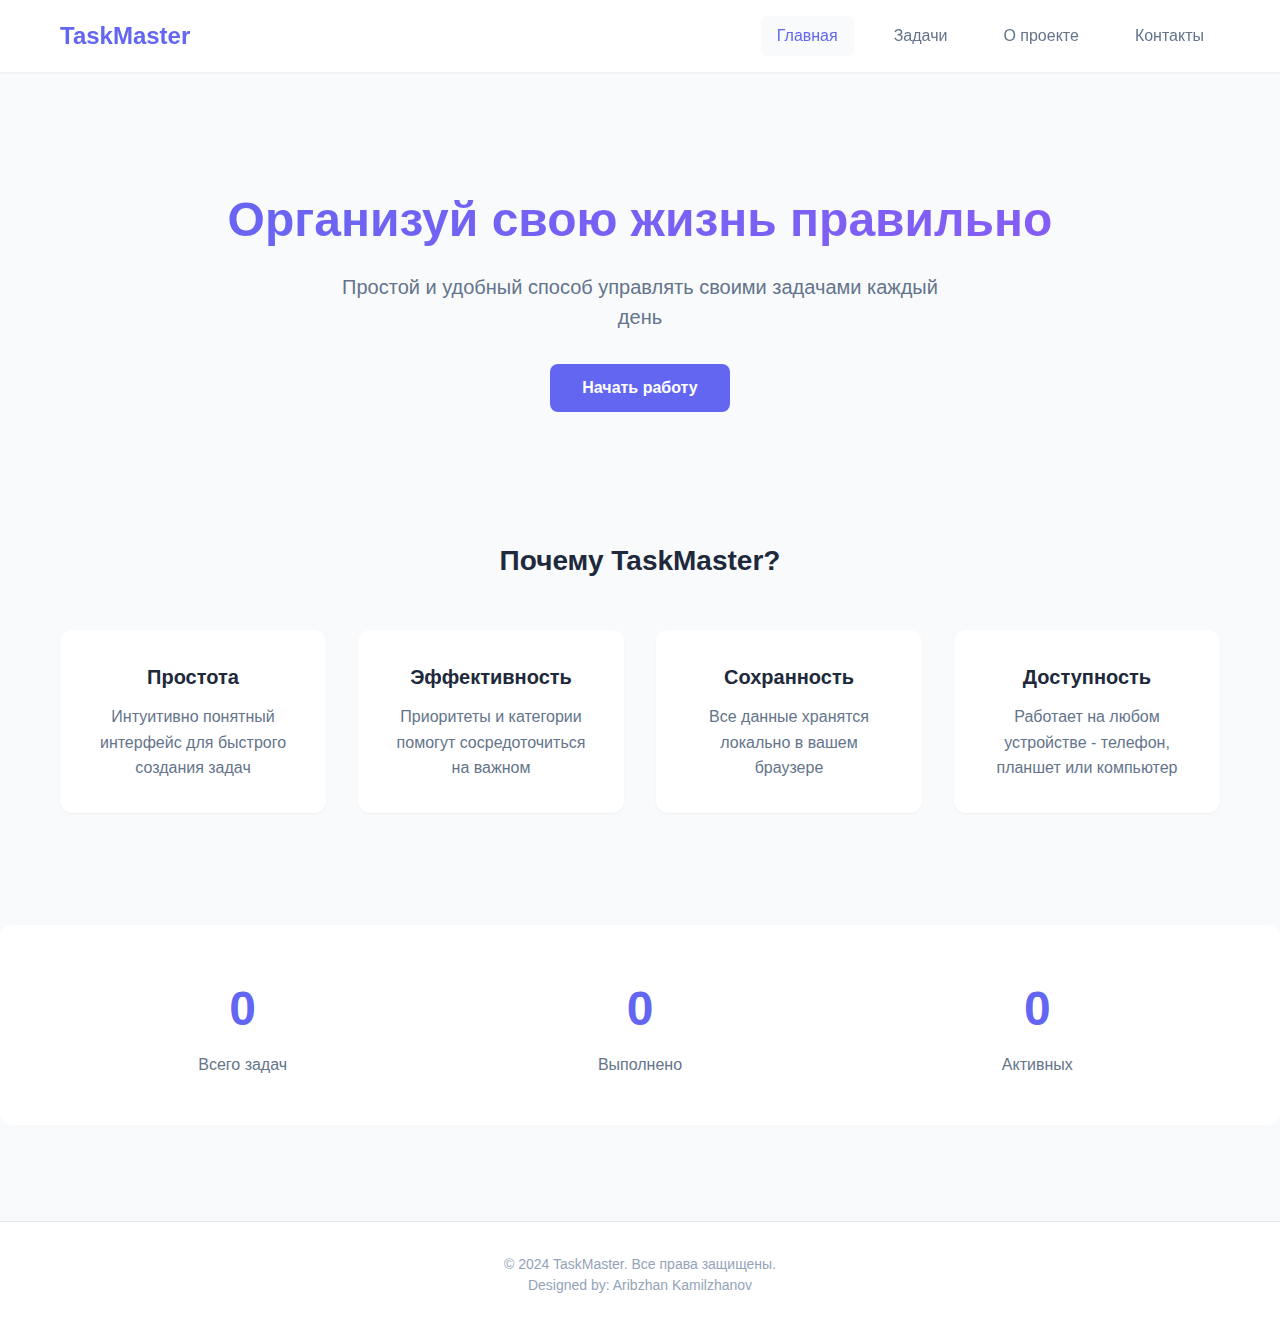
<file: index.html>
<!DOCTYPE html>
<html lang="ru">
<head>
    <meta charset="UTF-8">
    <meta name="viewport" content="width=device-width, initial-scale=1.0">
    <title>TaskMaster - Управляй своими задачами</title>
    <link rel="stylesheet" href="css/reset.css">
    <link rel="stylesheet" href="css/base.css">
    <link rel="stylesheet" href="css/layout.css">
    <link rel="stylesheet" href="css/components.css">
</head>
<body>
    <header class="header">
        <div class="container">
            <div class="header-content">
                <h1 class="logo">TaskMaster</h1>
                <nav class="nav">
                    <a href="index.html" class="nav-link active">Главная</a>
                    <a href="pages/tasks.html" class="nav-link">Задачи</a>
                    <a href="pages/about.html" class="nav-link">О проекте</a>
                    <a href="pages/contacts.html" class="nav-link">Контакты</a>
                </nav>
            </div>
        </div>
    </header>

    <main class="main">
        <section class="hero">
            <div class="container">
                <h2 class="hero-title">Организуй свою жизнь правильно</h2>
                <p class="hero-text">Простой и удобный способ управлять своими задачами каждый день</p>
                <a href="pages/tasks.html" class="btn btn-primary">Начать работу</a>
            </div>
        </section>

        <section class="features">
            <div class="container">
                <h2 class="section-title">Почему TaskMaster?</h2>
                <div class="features-grid">
                    <article class="feature-card">
                        <h3 class="feature-title">Простота</h3>
                        <p class="feature-text">Интуитивно понятный интерфейс для быстрого создания задач</p>
                    </article>
                    <article class="feature-card">
                        <h3 class="feature-title">Эффективность</h3>
                        <p class="feature-text">Приоритеты и категории помогут сосредоточиться на важном</p>
                    </article>
                    <article class="feature-card">
                        <h3 class="feature-title">Сохранность</h3>
                        <p class="feature-text">Все данные хранятся локально в вашем браузере</p>
                    </article>
                    <article class="feature-card">
                        <h3 class="feature-title">Доступность</h3>
                        <p class="feature-text">Работает на любом устройстве - телефон, планшет или компьютер</p>
                    </article>
                </div>
            </div>
        </section>

        <section class="stats">
            <div class="container">
                <div class="stats-grid">
                    <div class="stat-item">
                        <div class="stat-number" id="totalTasks">0</div>
                        <div class="stat-label">Всего задач</div>
                    </div>
                    <div class="stat-item">
                        <div class="stat-number" id="completedTasks">0</div>
                        <div class="stat-label">Выполнено</div>
                    </div>
                    <div class="stat-item">
                        <div class="stat-number" id="activeTasks">0</div>
                        <div class="stat-label">Активных</div>
                    </div>
                </div>
            </div>
        </section>
    </main>

    <footer class="footer">
        <div class="container">
            <p class="footer-text">© 2024 TaskMaster. Все права защищены.</p>
            <p class="footer-text">Designed by: Aribzhan Kamilzhanov</p>
        </div>
    </footer>

    <script src="js/script.js"></script>
</body>
</html>
</file>
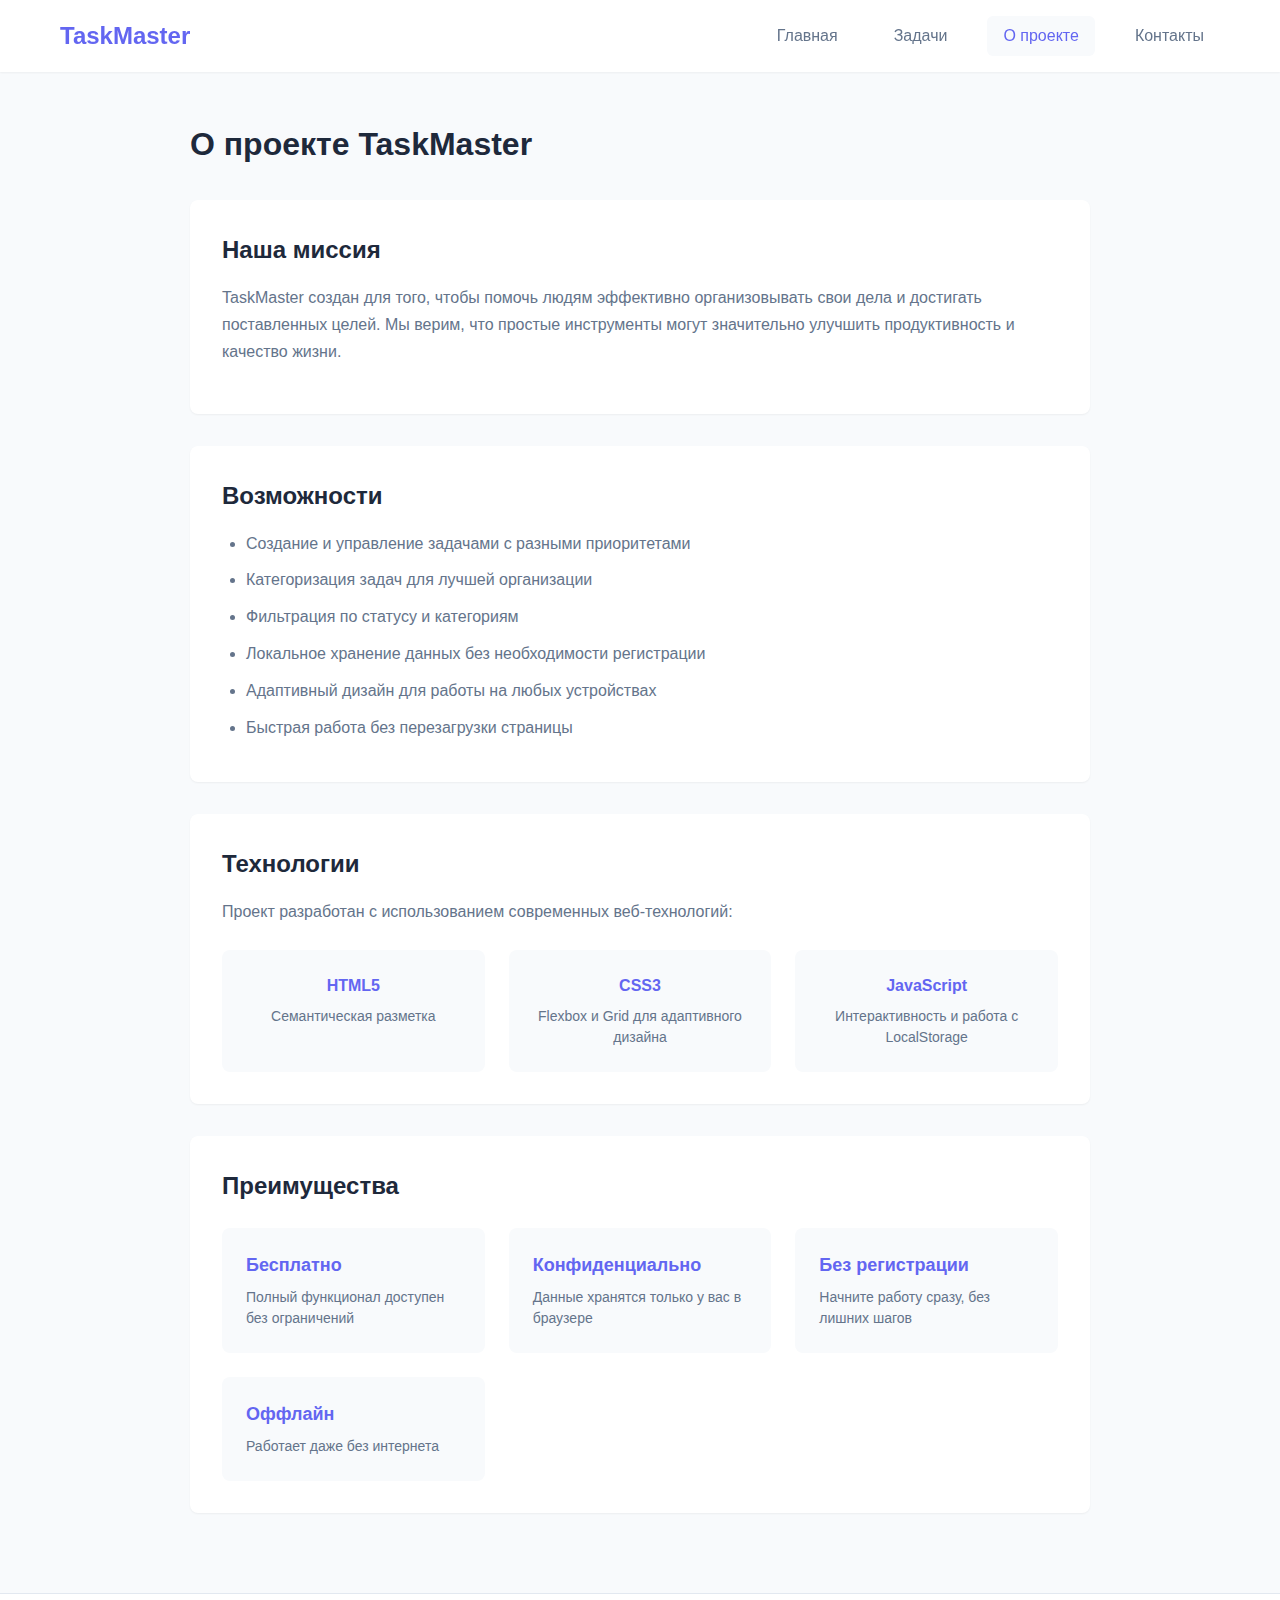
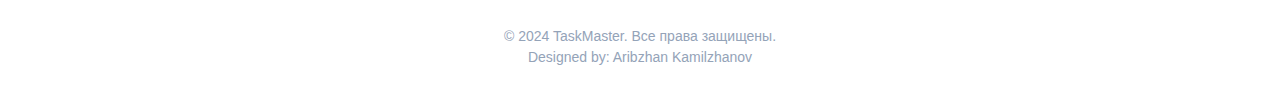
<file: pages/about.html>
<!DOCTYPE html>
<html lang="ru">
<head>
    <meta charset="UTF-8">
    <meta name="viewport" content="width=device-width, initial-scale=1.0">
    <title>О проекте - TaskMaster</title>
    <link rel="stylesheet" href="../css/reset.css">
    <link rel="stylesheet" href="../css/base.css">
    <link rel="stylesheet" href="../css/layout.css">
    <link rel="stylesheet" href="../css/components.css">
</head>
<body>
    <header class="header">
        <div class="container">
            <div class="header-content">
                <h1 class="logo">TaskMaster</h1>
                <nav class="nav">
                    <a href="../index.html" class="nav-link">Главная</a>
                    <a href="tasks.html" class="nav-link">Задачи</a>
                    <a href="about.html" class="nav-link active">О проекте</a>
                    <a href="contacts.html" class="nav-link">Контакты</a>
                </nav>
            </div>
        </div>
    </header>

    <main class="main">
        <div class="container">
            <section class="content-section">
                <h2 class="page-title">О проекте TaskMaster</h2>
                
                <article class="content-block">
                    <h3 class="content-subtitle">Наша миссия</h3>
                    <p class="content-text">
                        TaskMaster создан для того, чтобы помочь людям эффективно организовывать свои дела 
                        и достигать поставленных целей. Мы верим, что простые инструменты могут значительно 
                        улучшить продуктивность и качество жизни.
                    </p>
                </article>

                <article class="content-block">
                    <h3 class="content-subtitle">Возможности</h3>
                    <ul class="feature-list">
                        <li>Создание и управление задачами с разными приоритетами</li>
                        <li>Категоризация задач для лучшей организации</li>
                        <li>Фильтрация по статусу и категориям</li>
                        <li>Локальное хранение данных без необходимости регистрации</li>
                        <li>Адаптивный дизайн для работы на любых устройствах</li>
                        <li>Быстрая работа без перезагрузки страницы</li>
                    </ul>
                </article>

                <article class="content-block">
                    <h3 class="content-subtitle">Технологии</h3>
                    <p class="content-text">
                        Проект разработан с использованием современных веб-технологий:
                    </p>
                    <div class="tech-grid">
                        <div class="tech-item">
                            <h4>HTML5</h4>
                            <p>Семантическая разметка</p>
                        </div>
                        <div class="tech-item">
                            <h4>CSS3</h4>
                            <p>Flexbox и Grid для адаптивного дизайна</p>
                        </div>
                        <div class="tech-item">
                            <h4>JavaScript</h4>
                            <p>Интерактивность и работа с LocalStorage</p>
                        </div>
                    </div>
                </article>

                <article class="content-block">
                    <h3 class="content-subtitle">Преимущества</h3>
                    <div class="advantages">
                        <div class="advantage-item">
                            <strong>Бесплатно</strong>
                            <p>Полный функционал доступен без ограничений</p>
                        </div>
                        <div class="advantage-item">
                            <strong>Конфиденциально</strong>
                            <p>Данные хранятся только у вас в браузере</p>
                        </div>
                        <div class="advantage-item">
                            <strong>Без регистрации</strong>
                            <p>Начните работу сразу, без лишних шагов</p>
                        </div>
                        <div class="advantage-item">
                            <strong>Оффлайн</strong>
                            <p>Работает даже без интернета</p>
                        </div>
                    </div>
                </article>
            </section>
        </div>
    </main>

    <footer class="footer">
        <div class="container">
            <p class="footer-text">© 2024 TaskMaster. Все права защищены.</p>
            <p class="footer-text">Designed by: Aribzhan Kamilzhanov</p>
        </div>
    </footer>

    <script src="../js/script.js"></script>
</body>
</html>
</file>
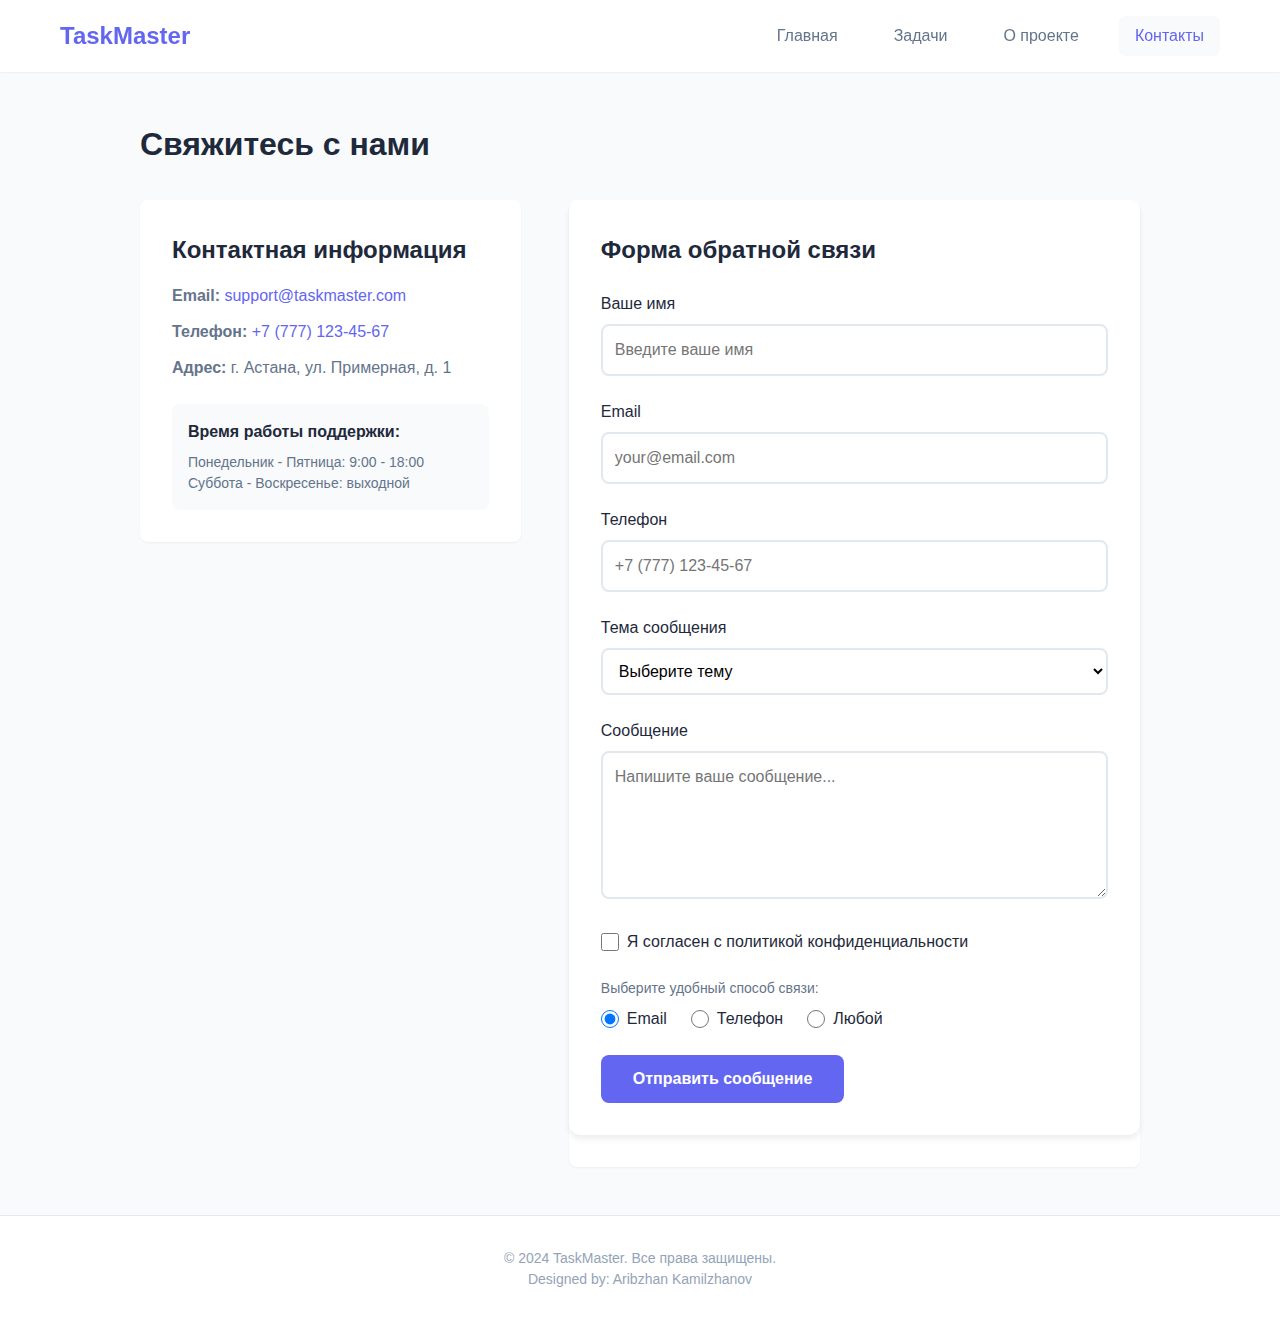
<file: pages/contacts.html>
<!DOCTYPE html>
<html lang="ru">
<head>
    <meta charset="UTF-8">
    <meta name="viewport" content="width=device-width, initial-scale=1.0">
    <title>Контакты - TaskMaster</title>
    <link rel="stylesheet" href="../css/reset.css">
    <link rel="stylesheet" href="../css/base.css">
    <link rel="stylesheet" href="../css/layout.css">
    <link rel="stylesheet" href="../css/components.css">
</head>
<body>
    <header class="header">
        <div class="container">
            <div class="header-content">
                <h1 class="logo">TaskMaster</h1>
                <nav class="nav">
                    <a href="../index.html" class="nav-link">Главная</a>
                    <a href="tasks.html" class="nav-link">Задачи</a>
                    <a href="about.html" class="nav-link">О проекте</a>
                    <a href="contacts.html" class="nav-link active">Контакты</a>
                </nav>
            </div>
        </div>
    </header>

    <main class="main">
        <div class="container">
            <section class="contact-section">
                <h2 class="page-title">Свяжитесь с нами</h2>
                
                <div class="contact-grid">
                    <div class="contact-info">
                        <h3 class="content-subtitle">Контактная информация</h3>
                        <div class="info-block">
                            <p class="info-item">
                                <strong>Email:</strong> 
                                <a href="mailto:support@taskmaster.com">support@taskmaster.com</a>
                            </p>
                            <p class="info-item">
                                <strong>Телефон:</strong> 
                                <a href="tel:+77771234567">+7 (777) 123-45-67</a>
                            </p>
                            <p class="info-item">
                                <strong>Адрес:</strong> 
                                г. Астана, ул. Примерная, д. 1
                            </p>
                        </div>
                        
                        <div class="working-hours">
                            <h4>Время работы поддержки:</h4>
                            <p>Понедельник - Пятница: 9:00 - 18:00</p>
                            <p>Суббота - Воскресенье: выходной</p>
                        </div>
                    </div>

                    <div class="contact-form-wrapper">
                        <form class="contact-form" id="contactForm">
                            <h3 class="form-title">Форма обратной связи</h3>
                            
                            <div class="form-row">
                                <label for="userName" class="form-label">Ваше имя</label>
                                <input 
                                    type="text" 
                                    id="userName" 
                                    class="form-input" 
                                    placeholder="Введите ваше имя"
                                    required
                                >
                            </div>

                            <div class="form-row">
                                <label for="userEmail" class="form-label">Email</label>
                                <input 
                                    type="email" 
                                    id="userEmail" 
                                    class="form-input" 
                                    placeholder="your@email.com"
                                    required
                                >
                            </div>

                            <div class="form-row">
                                <label for="userPhone" class="form-label">Телефон</label>
                                <input 
                                    type="tel" 
                                    id="userPhone" 
                                    class="form-input" 
                                    placeholder="+7 (777) 123-45-67"
                                    required
                                >
                            </div>

                            <div class="form-row">
                                <label for="messageSubject" class="form-label">Тема сообщения</label>
                                <select id="messageSubject" class="form-input" required>
                                    <option value="">Выберите тему</option>
                                    <option value="bug">Сообщить об ошибке</option>
                                    <option value="feature">Предложить функцию</option>
                                    <option value="question">Задать вопрос</option>
                                    <option value="other">Другое</option>
                                </select>
                            </div>

                            <div class="form-row">
                                <label for="userMessage" class="form-label">Сообщение</label>
                                <textarea 
                                    id="userMessage" 
                                    class="form-textarea" 
                                    placeholder="Напишите ваше сообщение..."
                                    rows="5"
                                    required
                                ></textarea>
                            </div>

                            <div class="form-row">
                                <label class="checkbox-label">
                                    <input type="checkbox" id="agreeTerms" class="checkbox-input" required>
                                    <span>Я согласен с политикой конфиденциальности</span>
                                </label>
                            </div>

                            <div class="form-row">
                                <p class="form-hint">Выберите удобный способ связи:</p>
                                <div class="radio-group">
                                    <label class="radio-label">
                                        <input type="radio" name="contactMethod" value="email" class="radio-input" checked>
                                        <span>Email</span>
                                    </label>
                                    <label class="radio-label">
                                        <input type="radio" name="contactMethod" value="phone" class="radio-input">
                                        <span>Телефон</span>
                                    </label>
                                    <label class="radio-label">
                                        <input type="radio" name="contactMethod" value="any" class="radio-input">
                                        <span>Любой</span>
                                    </label>
                                </div>
                            </div>

                            <button type="submit" class="btn btn-primary">Отправить сообщение</button>
                        </form>

                        <div class="form-result" id="formResult"></div>
                    </div>
                </div>
            </section>
        </div>
    </main>

    <footer class="footer">
        <div class="container">
            <p class="footer-text">© 2024 TaskMaster. Все права защищены.</p>
            <p class="footer-text">Designed by: Aribzhan Kamilzhanov</p>
        </div>
    </footer>

    <script src="../js/script.js"></script>
</body>
</html>
</file>
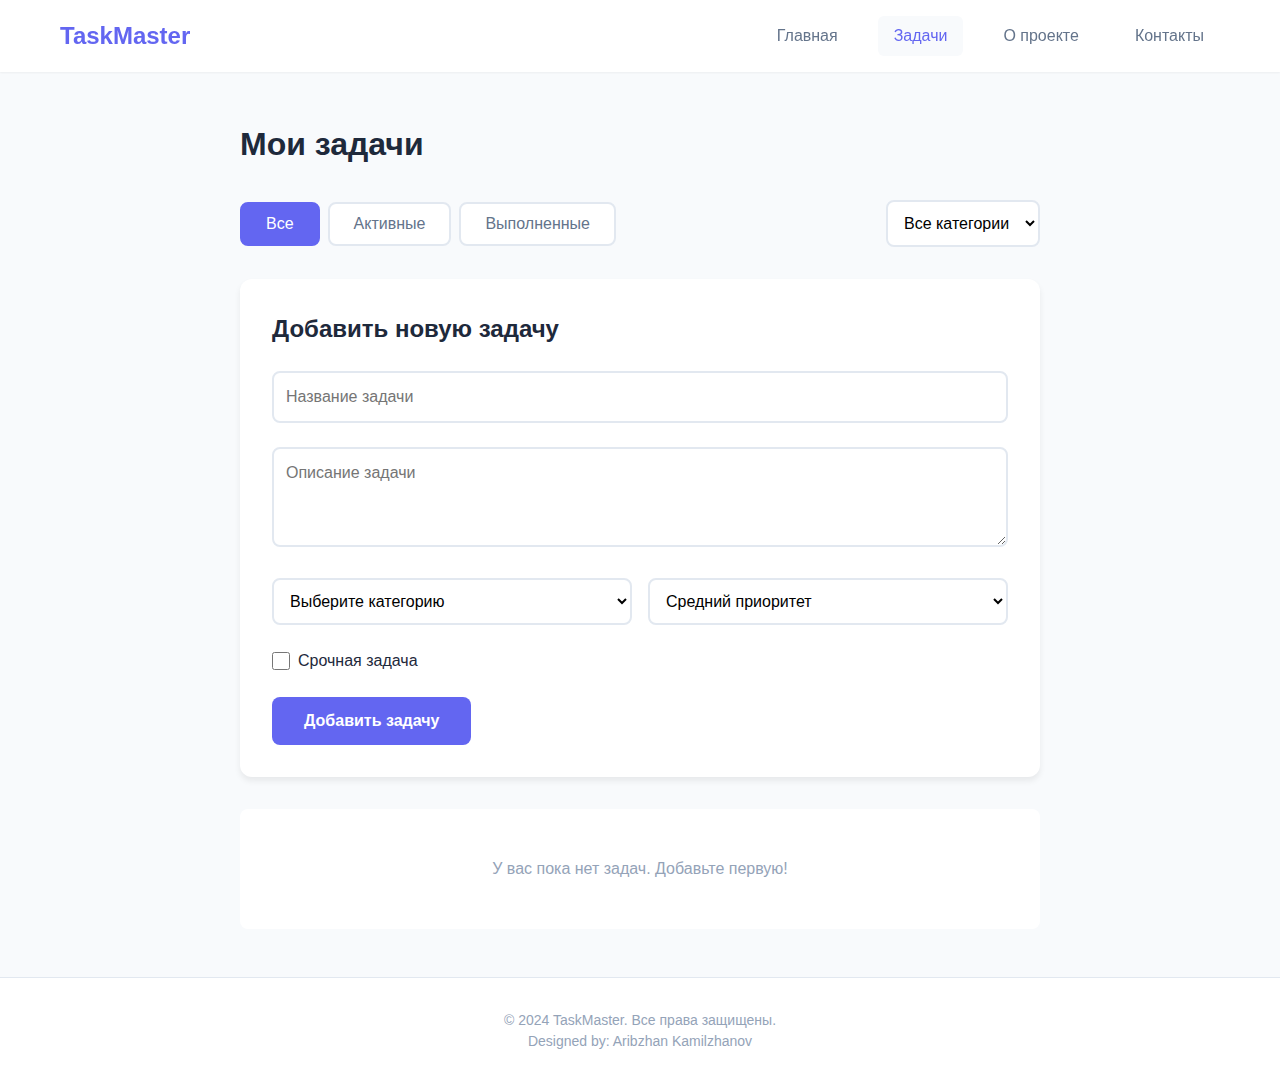
<file: pages/tasks.html>
<!DOCTYPE html>
<html lang="ru">
<head>
    <meta charset="UTF-8">
    <meta name="viewport" content="width=device-width, initial-scale=1.0">
    <title>Мои задачи - TaskMaster</title>
    <link rel="stylesheet" href="../css/reset.css">
    <link rel="stylesheet" href="../css/base.css">
    <link rel="stylesheet" href="../css/layout.css">
    <link rel="stylesheet" href="../css/components.css">
</head>
<body>
    <header class="header">
        <div class="container">
            <div class="header-content">
                <h1 class="logo">TaskMaster</h1>
                <nav class="nav">
                    <a href="../index.html" class="nav-link">Главная</a>
                    <a href="tasks.html" class="nav-link active">Задачи</a>
                    <a href="about.html" class="nav-link">О проекте</a>
                    <a href="contacts.html" class="nav-link">Контакты</a>
                </nav>
            </div>
        </div>
    </header>

    <main class="main">
        <div class="container">
            <section class="task-section">
                <h2 class="page-title">Мои задачи</h2>
                
                <div class="task-controls">
                    <div class="filter-buttons">
                        <button class="filter-btn active" data-filter="all">Все</button>
                        <button class="filter-btn" data-filter="active">Активные</button>
                        <button class="filter-btn" data-filter="completed">Выполненные</button>
                    </div>
                    <div class="category-filter">
                        <select id="categoryFilter" class="select-input">
                            <option value="all">Все категории</option>
                            <option value="work">Работа</option>
                            <option value="personal">Личное</option>
                            <option value="shopping">Покупки</option>
                            <option value="health">Здоровье</option>
                        </select>
                    </div>
                </div>

                <form class="task-form" id="taskForm">
                    <h3 class="form-title">Добавить новую задачу</h3>
                    <div class="form-row">
                        <input 
                            type="text" 
                            id="taskTitle" 
                            class="form-input" 
                            placeholder="Название задачи"
                            required
                        >
                    </div>
                    <div class="form-row">
                        <textarea 
                            id="taskDescription" 
                            class="form-textarea" 
                            placeholder="Описание задачи"
                            rows="3"
                        ></textarea>
                    </div>
                    <div class="form-row form-grid">
                        <select id="taskCategory" class="form-input" required>
                            <option value="">Выберите категорию</option>
                            <option value="work">Работа</option>
                            <option value="personal">Личное</option>
                            <option value="shopping">Покупки</option>
                            <option value="health">Здоровье</option>
                        </select>
                        <select id="taskPriority" class="form-input">
                            <option value="low">Низкий приоритет</option>
                            <option value="medium" selected>Средний приоритет</option>
                            <option value="high">Высокий приоритет</option>
                        </select>
                    </div>
                    <div class="form-row">
                        <label class="checkbox-label">
                            <input type="checkbox" id="taskUrgent" class="checkbox-input">
                            <span>Срочная задача</span>
                        </label>
                    </div>
                    <button type="submit" class="btn btn-primary">Добавить задачу</button>
                </form>

                <div class="tasks-list" id="tasksList">
                </div>

                <div class="empty-state" id="emptyState">
                    <p>У вас пока нет задач. Добавьте первую!</p>
                </div>
            </section>
        </div>
    </main>

    <footer class="footer">
        <div class="container">
            <p class="footer-text">© 2024 TaskMaster. Все права защищены.</p>
            <p class="footer-text">Designed by: Aribzhan Kamilzhanov</p>
        </div>
    </footer>

    <script src="../js/script.js"></script>
</body>
</html>
</file>
<file: css/base.css>
:root {
    --primary-color: #6366f1;
    --primary-hover: #4f46e5;
    --secondary-color: #8b5cf6;
    --success-color: #10b981;
    --danger-color: #ef4444;
    --warning-color: #f59e0b;
    
    --bg-color: #f8fafc;
    --surface-color: #ffffff;
    --border-color: #e2e8f0;
    --text-primary: #1e293b;
    --text-secondary: #64748b;
    --text-muted: #94a3b8;
    
    --shadow-sm: 0 1px 2px rgba(0, 0, 0, 0.05);
    --shadow-md: 0 4px 6px rgba(0, 0, 0, 0.07);
    --shadow-lg: 0 10px 15px rgba(0, 0, 0, 0.1);
    
    --radius-sm: 6px;
    --radius-md: 8px;
    --radius-lg: 12px;
    
    --transition: all 0.2s ease;
}

body {
    font-family: -apple-system, BlinkMacSystemFont, 'Segoe UI', Roboto, 'Helvetica Neue', Arial, sans-serif;
    background-color: var(--bg-color);
    color: var(--text-primary);
    display: flex;
    flex-direction: column;
}

.container {
    width: 100%;
    max-width: 1200px;
    margin: 0 auto;
    padding: 0 20px;
}

.page-title {
    font-size: 2rem;
    font-weight: 700;
    color: var(--text-primary);
    margin-bottom: 2rem;
}

.section-title {
    font-size: 1.75rem;
    font-weight: 600;
    text-align: center;
    margin-bottom: 3rem;
    color: var(--text-primary);
}

.content-subtitle {
    font-size: 1.5rem;
    font-weight: 600;
    margin-bottom: 1rem;
    color: var(--text-primary);
}

.content-text {
    font-size: 1rem;
    line-height: 1.7;
    color: var(--text-secondary);
    margin-bottom: 1rem;
}

@media (max-width: 768px) {
    .page-title {
        font-size: 1.5rem;
    }
    
    .section-title {
        font-size: 1.25rem;
        margin-bottom: 2rem;
    }
    
    .content-subtitle {
        font-size: 1.25rem;
    }
}
</file>
<file: css/layout.css>
.header {
    background-color: var(--surface-color);
    box-shadow: var(--shadow-sm);
    position: sticky;
    top: 0;
    z-index: 100;
}

.header-content {
    display: flex;
    justify-content: space-between;
    align-items: center;
    padding: 1rem 0;
    gap: 2rem;
}

.logo {
    font-size: 1.5rem;
    font-weight: 700;
    color: var(--primary-color);
}

.nav {
    display: flex;
    gap: 1.5rem;
}

.nav-link {
    color: #64748b;
    font-weight: 500;
    transition: all 0.2s ease;
    padding: 0.5rem 1rem;
    border-radius: 6px;
    display: inline-block; 
}

.nav-link:hover {
    color: #6366f1;
    background-color: #f8fafc;
}

.nav-link.active {
    color: #6366f1;
    background-color: #f8fafc;
}

.main {
    flex: 1;
    padding: 3rem 0;
}

.footer {
    background-color: var(--surface-color);
    border-top: 1px solid var(--border-color);
    padding: 2rem 0;
    margin-top: auto;
}

.footer-text {
    text-align: center;
    color: var(--text-muted);
    font-size: 0.875rem;
}

.hero {
    text-align: center;
    padding: 4rem 0;
}

.hero-title {
    font-size: 3rem;
    font-weight: 800;
    margin-bottom: 1rem;
    background: linear-gradient(135deg, var(--primary-color), var(--secondary-color));
    -webkit-background-clip: text;
    -webkit-text-fill-color: transparent;
    background-clip: text;
}

.hero-text {
    font-size: 1.25rem;
    color: var(--text-secondary);
    margin-bottom: 2rem;
    max-width: 600px;
    margin-left: auto;
    margin-right: auto;
}

.features {
    padding: 4rem 0;
}

.features-grid {
    display: grid;
    grid-template-columns: repeat(auto-fit, minmax(250px, 1fr));
    gap: 2rem;
}

.stats {
    background-color: var(--surface-color);
    padding: 3rem 0;
    margin: 3rem 0;
    border-radius: var(--radius-lg);
}

.stats-grid {
    display: grid;
    grid-template-columns: repeat(auto-fit, minmax(200px, 1fr));
    gap: 2rem;
}

.stat-item {
    text-align: center;
}

.stat-number {
    font-size: 3rem;
    font-weight: 700;
    color: var(--primary-color);
    margin-bottom: 0.5rem;
}

.stat-label {
    font-size: 1rem;
    color: var(--text-secondary);
}

.content-section {
    max-width: 900px;
    margin: 0 auto;
}

.content-block {
    background-color: var(--surface-color);
    padding: 2rem;
    border-radius: var(--radius-md);
    margin-bottom: 2rem;
    box-shadow: var(--shadow-sm);
}

.contact-section {
    max-width: 1000px;
    margin: 0 auto;
}

.contact-grid {
    display: grid;
    grid-template-columns: 1fr 1.5fr;
    gap: 3rem;
    margin-top: 2rem;
}

.contact-info {
    background-color: var(--surface-color);
    padding: 2rem;
    border-radius: var(--radius-md);
    box-shadow: var(--shadow-sm);
    height: fit-content;
}

@media (max-width: 968px) {
    .hero-title {
        font-size: 2rem;
    }
    
    .hero-text {
        font-size: 1rem;
    }
    
    .contact-grid {
        grid-template-columns: 1fr;
        gap: 2rem;
    }
}

@media (max-width: 768px) {
    .header-content {
        flex-direction: column;
        gap: 1rem;
        padding: 0.75rem 0;
    }
    
    .nav {
        flex-wrap: wrap;
        justify-content: center;
        gap: 0.5rem;
    }
    
    .nav-link {
        padding: 0.4rem 0.8rem;
        font-size: 0.9rem;
    }
    
    .main {
        padding: 2rem 0;
    }
    
    .hero {
        padding: 2rem 0;
    }
    
    .features {
        padding: 2rem 0;
    }
    
    .stats {
        margin: 2rem 0;
        padding: 2rem 0;
    }
    
    .stat-number {
        font-size: 2rem;
    }
}
</file>
<file: css/components.css>
.btn {
    padding: 0.75rem 2rem;
    border-radius: var(--radius-md);
    font-weight: 600;
    font-size: 1rem;
    transition: var(--transition);
    display: inline-block;
    text-align: center;
}

.btn-primary {
    background-color: var(--primary-color);
    color: white;
}

.btn-primary:hover {
    background-color: var(--primary-hover);
    transform: translateY(-2px);
    box-shadow: var(--shadow-md);
}

.btn-danger {
    background-color: var(--danger-color);
    color: white;
    padding: 0.5rem 1rem;
    font-size: 0.875rem;
}

.btn-danger:hover {
    background-color: #dc2626;
}

.btn-success {
    background-color: var(--success-color);
    color: white;
    padding: 0.5rem 1rem;
    font-size: 0.875rem;
}

.btn-success:hover {
    background-color: #059669;
}

.feature-card {
    background-color: var(--surface-color);
    padding: 2rem;
    border-radius: var(--radius-lg);
    box-shadow: var(--shadow-sm);
    transition: var(--transition);
    text-align: center;
}

.feature-card:hover {
    transform: translateY(-5px);
    box-shadow: var(--shadow-lg);
}

.feature-icon {
    font-size: 3rem;
    margin-bottom: 1rem;
}

.feature-title {
    font-size: 1.25rem;
    font-weight: 600;
    margin-bottom: 0.75rem;
    color: var(--text-primary);
}

.feature-text {
    color: var(--text-secondary);
    line-height: 1.6;
}

.task-section {
    max-width: 800px;
    margin: 0 auto;
}

.task-controls {
    display: flex;
    justify-content: space-between;
    align-items: center;
    gap: 1rem;
    margin-bottom: 2rem;
    flex-wrap: wrap;
}

.filter-buttons {
    display: flex;
    gap: 0.5rem;
}

.filter-btn {
    padding: 0.5rem 1.5rem;
    border-radius: var(--radius-md);
    background-color: var(--surface-color);
    color: var(--text-secondary);
    font-weight: 500;
    transition: var(--transition);
    border: 2px solid var(--border-color);
}

.filter-btn:hover {
    border-color: var(--primary-color);
    color: var(--primary-color);
}

.filter-btn.active {
    background-color: var(--primary-color);
    color: white;
    border-color: var(--primary-color);
}

.task-form,
.contact-form {
    background-color: var(--surface-color);
    padding: 2rem;
    border-radius: var(--radius-lg);
    box-shadow: var(--shadow-md);
    margin-bottom: 2rem;
}

.form-title {
    font-size: 1.5rem;
    font-weight: 600;
    margin-bottom: 1.5rem;
    color: var(--text-primary);
}

.form-row {
    margin-bottom: 1.5rem;
}

.form-label {
    display: block;
    margin-bottom: 0.5rem;
    font-weight: 500;
    color: var(--text-primary);
}

.form-input,
.form-textarea,
.select-input {
    width: 100%;
    padding: 0.75rem;
    border: 2px solid var(--border-color);
    border-radius: var(--radius-md);
    font-size: 1rem;
    transition: var(--transition);
    background-color: var(--surface-color);
}

.form-input:focus,
.form-textarea:focus,
.select-input:focus {
    outline: none;
    border-color: var(--primary-color);
    box-shadow: 0 0 0 3px rgba(99, 102, 241, 0.1);
}

.form-textarea {
    resize: vertical;
    min-height: 100px;
}

.form-grid {
    display: grid;
    grid-template-columns: 1fr 1fr;
    gap: 1rem;
}

.checkbox-label,
.radio-label {
    display: flex;
    align-items: center;
    gap: 0.5rem;
    cursor: pointer;
    font-weight: 400;
}

.checkbox-input,
.radio-input {
    width: 18px;
    height: 18px;
    cursor: pointer;
}

.radio-group {
    display: flex;
    gap: 1.5rem;
    flex-wrap: wrap;
}

.form-hint {
    font-size: 0.875rem;
    color: var(--text-secondary);
    margin-bottom: 0.5rem;
}

.tasks-list {
    display: flex;
    flex-direction: column;
    gap: 1rem;
}

.task-item {
    background-color: var(--surface-color);
    padding: 1.5rem;
    border-radius: var(--radius-md);
    box-shadow: var(--shadow-sm);
    border-left: 4px solid var(--border-color);
    transition: var(--transition);
}

.task-item:hover {
    box-shadow: var(--shadow-md);
}

.task-item.completed {
    opacity: 0.7;
    border-left-color: var(--success-color);
}

.task-item.priority-high {
    border-left-color: var(--danger-color);
}

.task-item.priority-medium {
    border-left-color: var(--warning-color);
}

.task-item.priority-low {
    border-left-color: var(--primary-color);
}

.task-header {
    display: flex;
    justify-content: space-between;
    align-items: flex-start;
    gap: 1rem;
    margin-bottom: 0.75rem;
}

.task-title-wrapper {
    flex: 1;
}

.task-title {
    font-size: 1.125rem;
    font-weight: 600;
    color: var(--text-primary);
    margin-bottom: 0.25rem;
}

.task-item.completed .task-title {
    text-decoration: line-through;
    color: var(--text-muted);
}

.task-meta {
    display: flex;
    gap: 0.5rem;
    flex-wrap: wrap;
    font-size: 0.75rem;
    margin-bottom: 0.5rem;
}

.task-badge {
    padding: 0.25rem 0.75rem;
    border-radius: var(--radius-sm);
    font-weight: 500;
    text-transform: uppercase;
}

.task-badge.category-work {
    background-color: #dbeafe;
    color: #1e40af;
}

.task-badge.category-personal {
    background-color: #fce7f3;
    color: #9f1239;
}

.task-badge.category-shopping {
    background-color: #fef3c7;
    color: #92400e;
}

.task-badge.category-health {
    background-color: #d1fae5;
    color: #065f46;
}

.task-badge.urgent {
    background-color: #fee2e2;
    color: #991b1b;
}

.task-description {
    color: var(--text-secondary);
    line-height: 1.6;
    margin-bottom: 1rem;
}

.task-actions {
    display: flex;
    gap: 0.5rem;
}

.empty-state {
    text-align: center;
    padding: 3rem;
    color: var(--text-muted);
    background-color: var(--surface-color);
    border-radius: var(--radius-md);
    display: none;
}

.empty-state.show {
    display: block;
}

.feature-list {
    list-style: disc;
    padding-left: 1.5rem;
    color: var(--text-secondary);
    line-height: 1.8;
}

.feature-list li {
    margin-bottom: 0.5rem;
}

.tech-grid {
    display: grid;
    grid-template-columns: repeat(auto-fit, minmax(200px, 1fr));
    gap: 1.5rem;
    margin-top: 1.5rem;
}

.tech-item {
    padding: 1.5rem;
    background-color: var(--bg-color);
    border-radius: var(--radius-md);
    text-align: center;
}

.tech-item h4 {
    font-weight: 600;
    color: var(--primary-color);
    margin-bottom: 0.5rem;
}

.tech-item p {
    color: var(--text-secondary);
    font-size: 0.875rem;
}

.advantages {
    display: grid;
    grid-template-columns: repeat(auto-fit, minmax(250px, 1fr));
    gap: 1.5rem;
    margin-top: 1.5rem;
}

.advantage-item {
    padding: 1.5rem;
    background-color: var(--bg-color);
    border-radius: var(--radius-md);
}

.advantage-item strong {
    display: block;
    font-size: 1.125rem;
    color: var(--primary-color);
    margin-bottom: 0.5rem;
}

.advantage-item p {
    color: var(--text-secondary);
    font-size: 0.875rem;
}

.info-block {
    margin-bottom: 1.5rem;
}

.info-item {
    margin-bottom: 0.75rem;
    color: var(--text-secondary);
}

.info-item a {
    color: var(--primary-color);
    transition: var(--transition);
}

.info-item a:hover {
    text-decoration: underline;
}

.working-hours {
    padding: 1rem;
    background-color: var(--bg-color);
    border-radius: var(--radius-md);
    margin-top: 1.5rem;
}

.working-hours h4 {
    font-weight: 600;
    margin-bottom: 0.5rem;
    color: var(--text-primary);
}

.working-hours p {
    color: var(--text-secondary);
    font-size: 0.875rem;
}

.contact-form-wrapper {
    background-color: var(--surface-color);
    border-radius: var(--radius-md);
    box-shadow: var(--shadow-sm);
}

.form-result {
    margin-top: 1rem;
    padding: 1rem;
    border-radius: var(--radius-md);
    display: none;
}

.form-result.success {
    display: block;
    background-color: #d1fae5;
    color: #065f46;
    border: 1px solid #6ee7b7;
}

.form-result.error {
    display: block;
    background-color: #fee2e2;
    color: #991b1b;
    border: 1px solid #fca5a5;
}

@media (max-width: 768px) {
    .form-grid {
        grid-template-columns: 1fr;
    }
    
    .task-controls {
        flex-direction: column;
        align-items: stretch;
    }
    
    .filter-buttons {
        width: 100%;
        justify-content: space-between;
    }
    
    .filter-btn {
        flex: 1;
        padding: 0.5rem 1rem;
        font-size: 0.875rem;
    }
    
    .task-header {
        flex-direction: column;
    }
    
    .task-actions {
        width: 100%;
    }
    
    .btn-danger,
    .btn-success {
        flex: 1;
    }
    
    .radio-group {
        flex-direction: column;
        gap: 0.75rem;
    }
}
</file>
